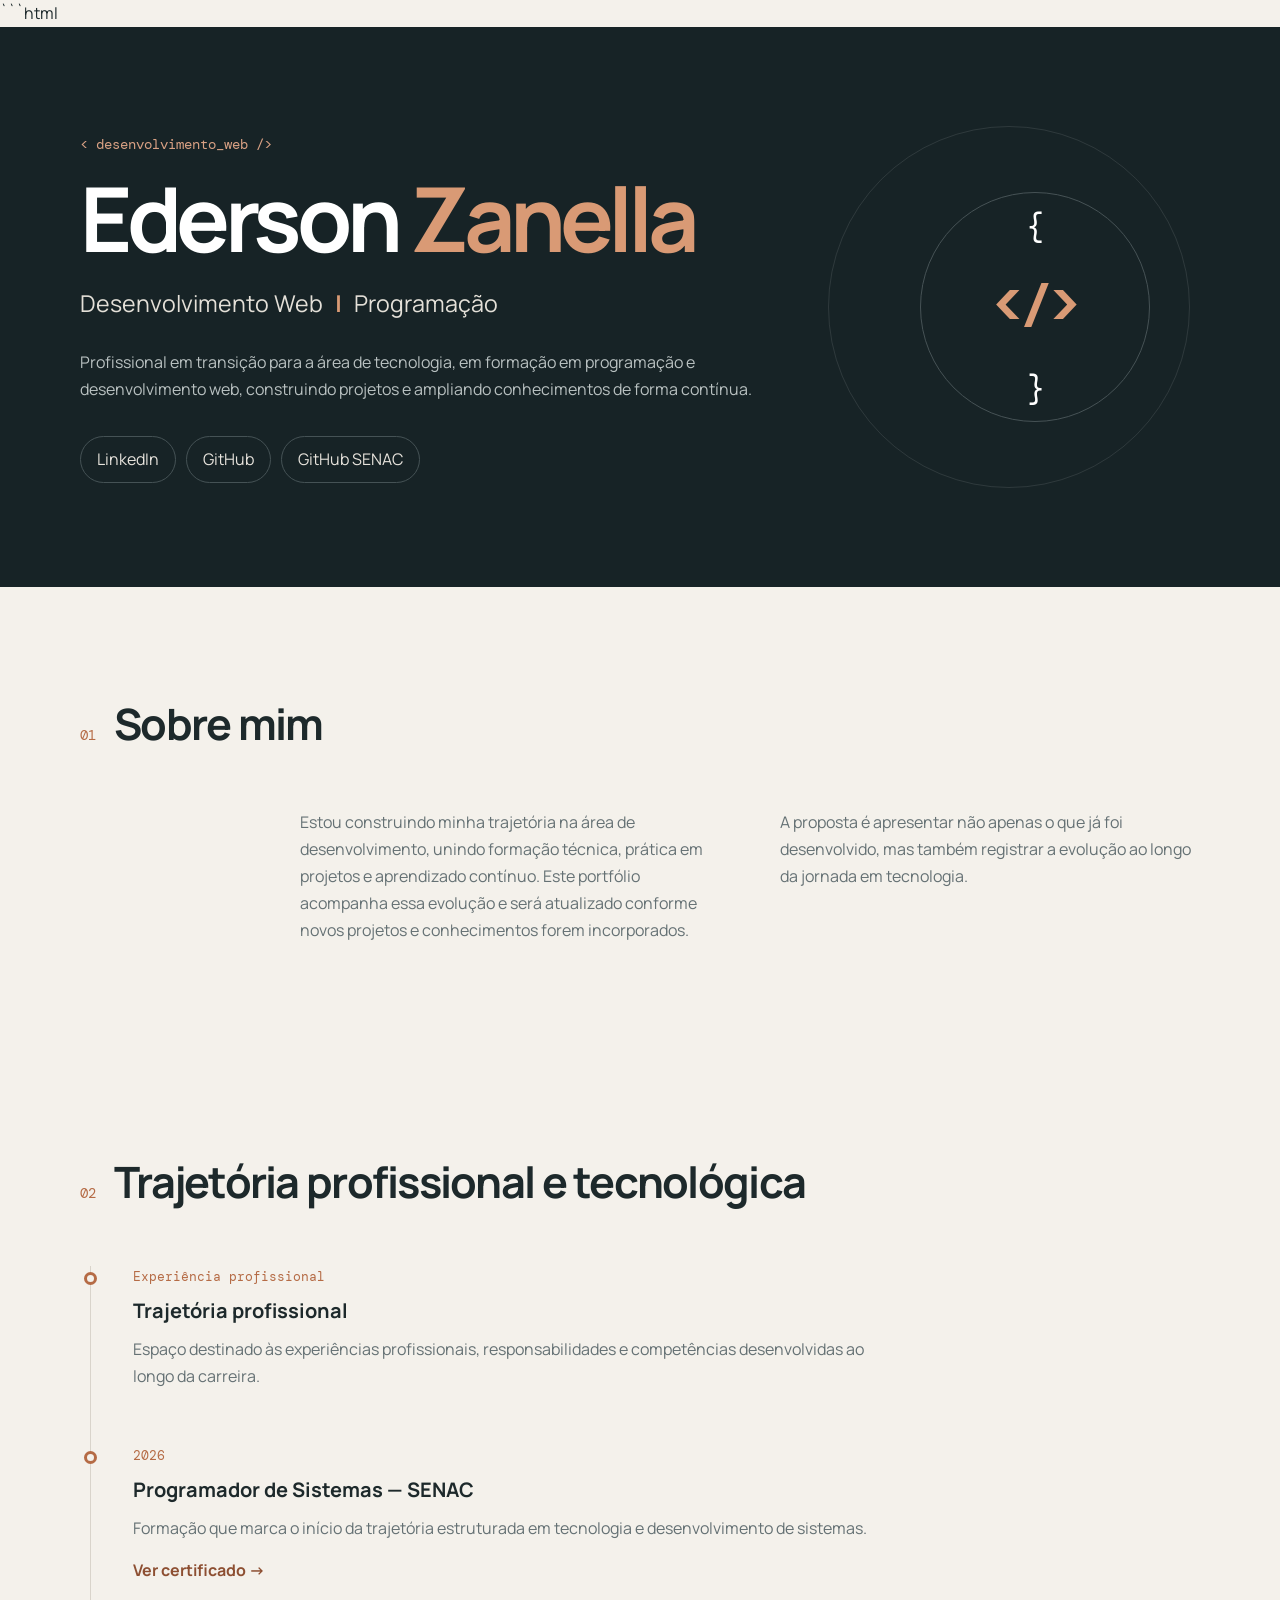
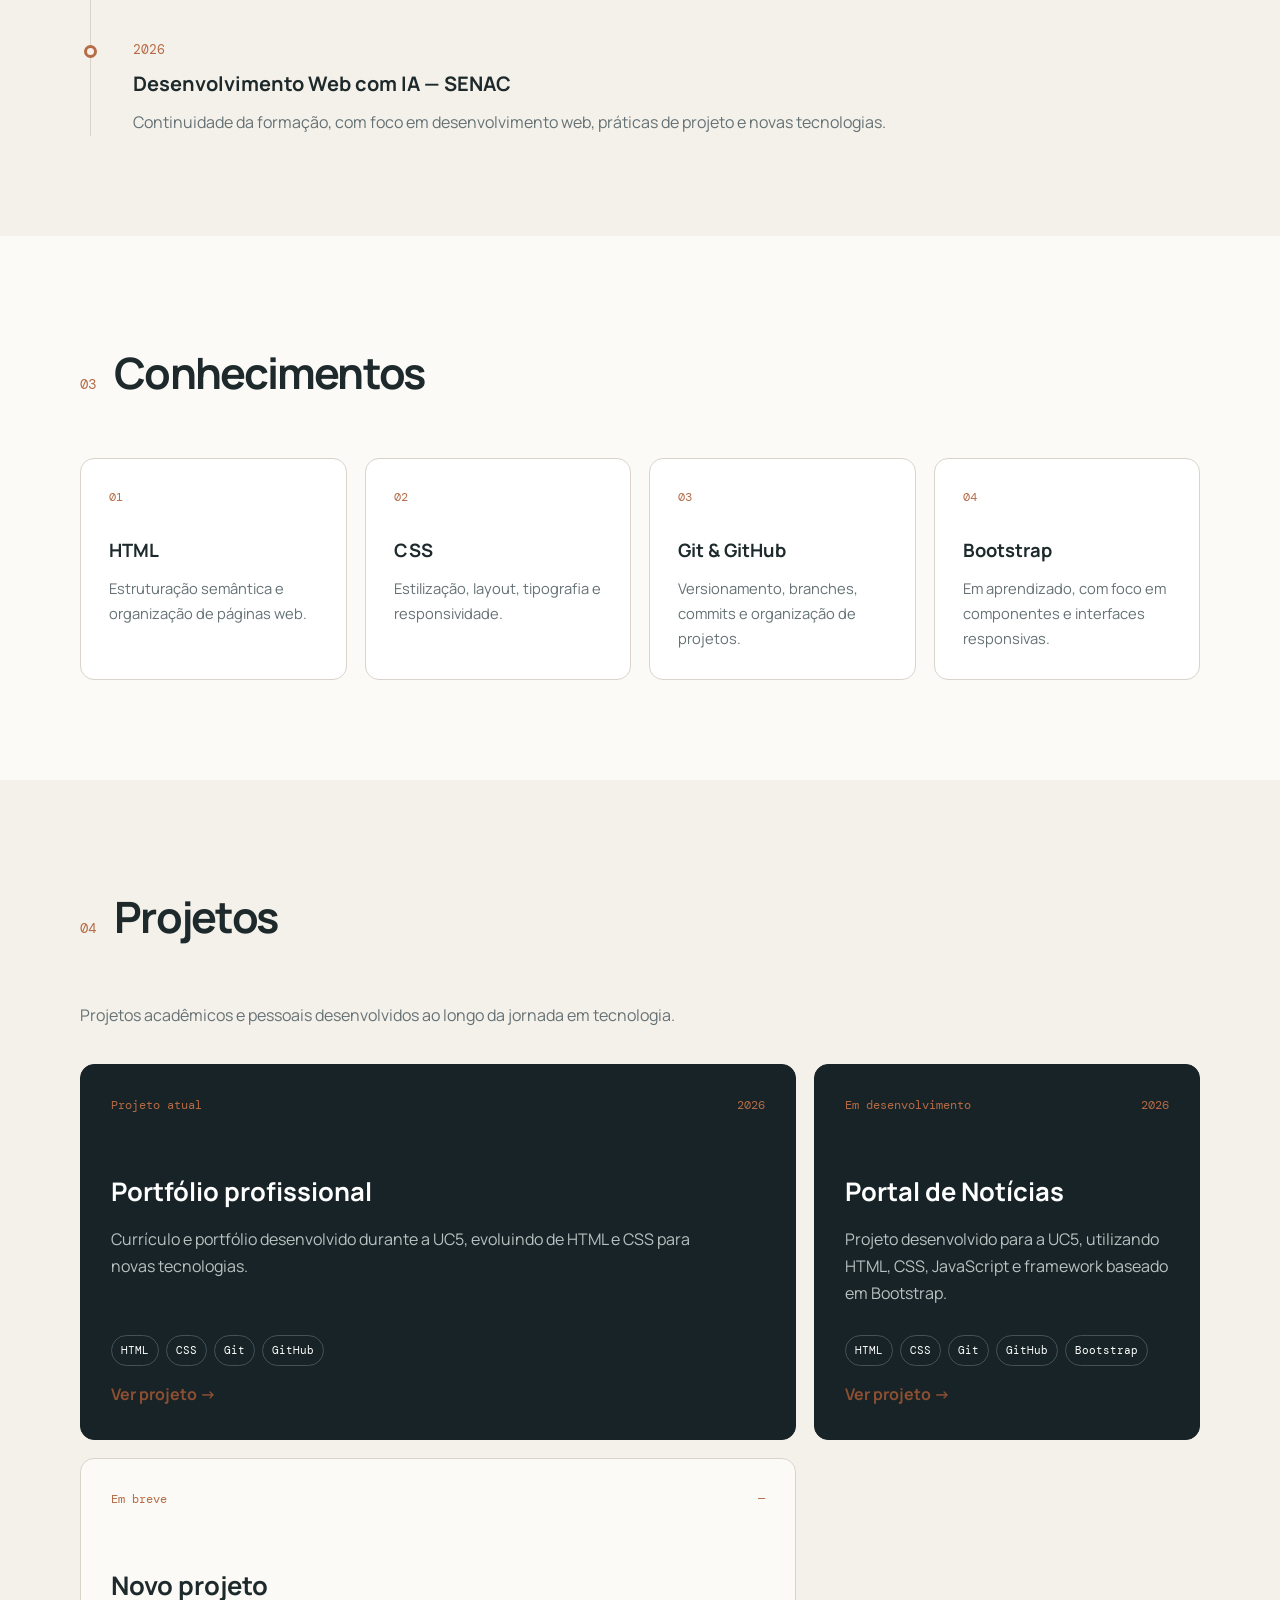
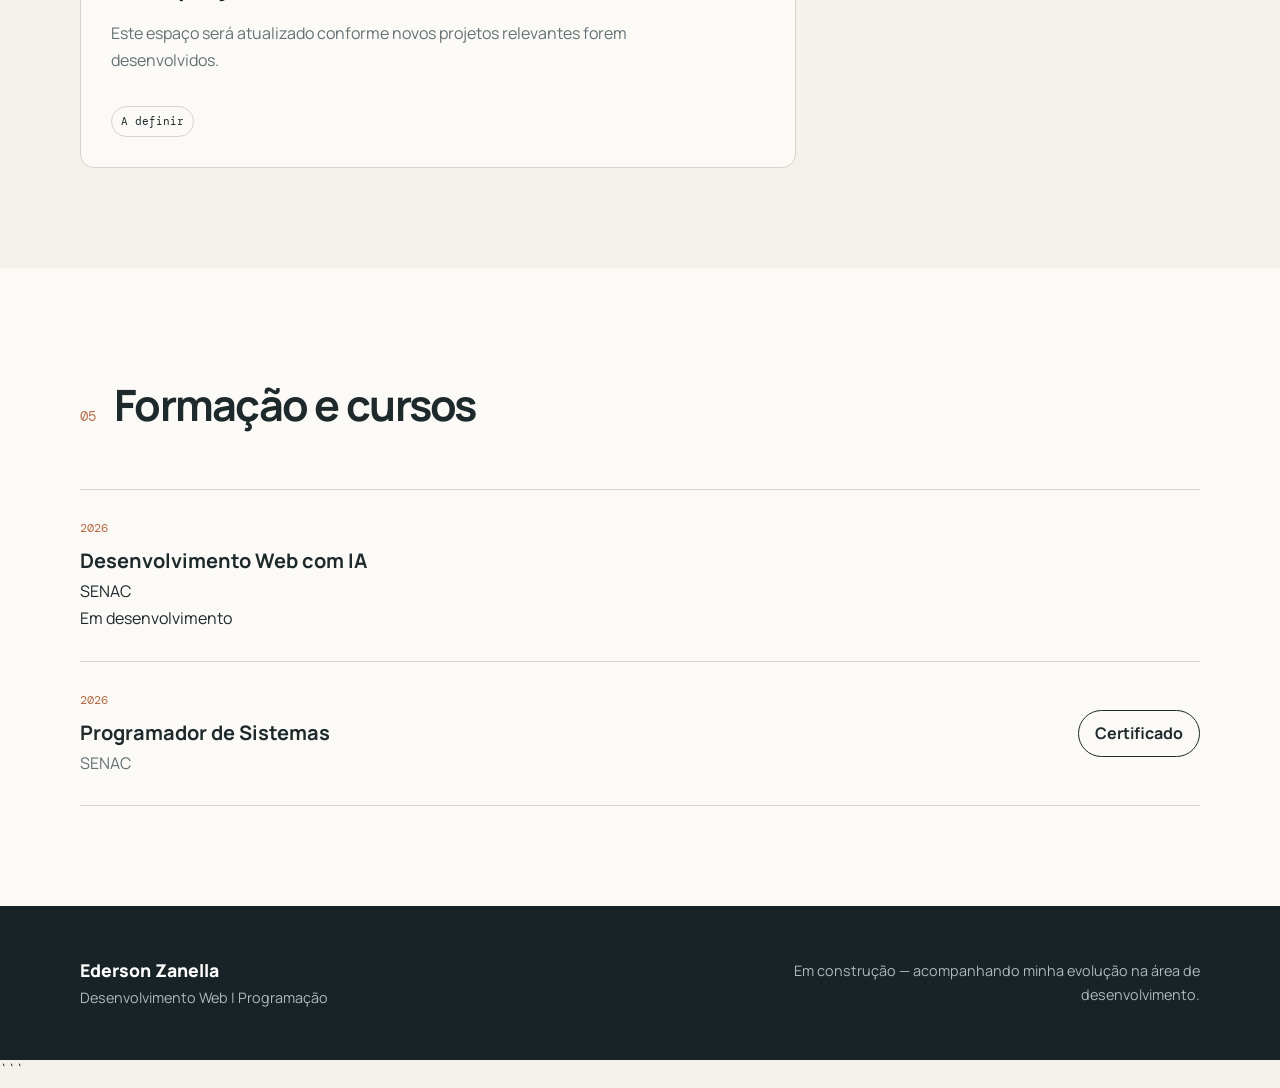
<file: index.html>
```html
<!DOCTYPE html>
<html lang="pt-BR">
<head>
    <meta charset="UTF-8">
    <meta name="viewport" content="width=device-width, initial-scale=1.0">

    <meta name="description" content="Portfólio profissional de Ederson Zanella. Desenvolvimento Web, programação e projetos em tecnologia.">

    <title>Ederson Zanella | Desenvolvimento Web</title>

    <link rel="stylesheet" href="styles.css">
</head>

<body>

    <header class="hero">
        <div class="container hero-content">

            <div class="hero-text">
                <p class="eyebrow">&lt; desenvolvimento_web /&gt;</p>

                <h1>Ederson <span>Zanella</span></h1>

                <p class="headline">
                    Desenvolvimento Web <strong>|</strong> Programação
                </p>

                <p class="intro">
                    Profissional em transição para a área de tecnologia, em formação
                    em programação e desenvolvimento web, construindo projetos e
                    ampliando conhecimentos de forma contínua.
                </p>

                <nav class="social-links" aria-label="Links profissionais">
                    <a href="https://www.linkedin.com/in/ederson-zanella/" target="_blank" rel="noopener noreferrer">LinkedIn</a>
                    <a href="https://github.com/Zanellaederson" target="_blank" rel="noopener noreferrer">GitHub</a>
                    <a href="https://github.com/alunosenac2026" target="_blank" rel="noopener noreferrer">GitHub SENAC</a>
                </nav>
            </div>

            <div class="hero-mark" aria-hidden="true">
                <span>{</span>
                <strong>&lt;/&gt;</strong>
                <span>}</span>
            </div>

        </div>
    </header>


    <main>

        <section class="section about">
            <div class="container">
                <div class="section-heading">
                    <span>01</span>
                    <h2>Sobre mim</h2>
                </div>

                <div class="about-grid">
                    <p>
                        Estou construindo minha trajetória na área de desenvolvimento,
                        unindo formação técnica, prática em projetos e aprendizado
                        contínuo. Este portfólio acompanha essa evolução e será
                        atualizado conforme novos projetos e conhecimentos forem
                        incorporados.
                    </p>

                    <p>
                        A proposta é apresentar não apenas o que já foi desenvolvido,
                        mas também registrar a evolução ao longo da jornada em
                        tecnologia.
                    </p>
                </div>
            </div>
        </section>


        <section class="section timeline-section">
            <div class="container">
                <div class="section-heading">
                    <span>02</span>
                    <h2>Trajetória profissional e tecnológica</h2>
                </div>

                <div class="timeline">

                    <article class="timeline-item">
                        <div class="timeline-marker"></div>

                        <div class="timeline-content">
                            <p class="timeline-date">Experiência profissional</p>
                            <h3>Trajetória profissional</h3>
                            <p>
                                Espaço destinado às experiências profissionais,
                                responsabilidades e competências desenvolvidas
                                ao longo da carreira.
                            </p>
                        </div>
                    </article>

                    <article class="timeline-item">
                        <div class="timeline-marker"></div>

                        <div class="timeline-content">
                            <p class="timeline-date">2026</p>
                            <h3>Programador de Sistemas — SENAC</h3>
                            <p>
                                Formação que marca o início da trajetória estruturada
                                em tecnologia e desenvolvimento de sistemas.
                            </p>

                            <a class="text-link"
                               href="certificado/EDERSON ZANELLA.pdf"
                               target="_blank"
                               rel="noopener noreferrer">
                                Ver certificado →
                            </a>
                        </div>
                    </article>

                    <article class="timeline-item">
                        <div class="timeline-marker"></div>

                        <div class="timeline-content">
                            <p class="timeline-date">2026</p>
                            <h3>Desenvolvimento Web com IA — SENAC</h3>
                            <p>
                                Continuidade da formação, com foco em desenvolvimento
                                web, práticas de projeto e novas tecnologias.
                            </p>
                        </div>
                    </article>

                </div>
            </div>
        </section>


        <section class="section skills">
            <div class="container">
                <div class="section-heading">
                    <span>03</span>
                    <h2>Conhecimentos</h2>
                </div>

                <div class="skills-grid">
                    <div class="skill-card">
                        <span class="skill-number">01</span>
                        <h3>HTML</h3>
                        <p>Estruturação semântica e organização de páginas web.</p>
                    </div>

                    <div class="skill-card">
                        <span class="skill-number">02</span>
                        <h3>CSS</h3>
                        <p>Estilização, layout, tipografia e responsividade.</p>
                    </div>

                    <div class="skill-card">
                        <span class="skill-number">03</span>
                        <h3>Git &amp; GitHub</h3>
                        <p>Versionamento, branches, commits e organização de projetos.</p>
                    </div>

                    <div class="skill-card">
                        <span class="skill-number">04</span>
                        <h3>Bootstrap</h3>
                        <p>Em aprendizado, com foco em componentes e interfaces responsivas.</p>
                    </div>
                </div>
            </div>
        </section>


        <section class="section projects">
            <div class="container">
                <div class="section-heading">
                    <span>04</span>
                    <h2>Projetos</h2>
                </div>

                <p class="section-intro">
                    Projetos acadêmicos e pessoais desenvolvidos ao longo da jornada
                    em tecnologia.
                </p>

                <div class="project-grid">

                    <article class="project-card featured">
                        <div class="project-top">
                            <span>Projeto atual</span>
                            <span>2026</span>
                        </div>

                        <h3>Portfólio profissional</h3>

                        <p>
                            Currículo e portfólio desenvolvido durante a UC5,
                            evoluindo de HTML e CSS para novas tecnologias.
                        </p>

                        <div class="tags">
                            <span>HTML</span>
                            <span>CSS</span>
                            <span>Git</span>
                            <span>GitHub</span>
                        </div>

                        <a class="text-link"
                           href="#"
                           target="_blank"
                           rel="noopener noreferrer">
                            Ver projeto →
                        </a>
                    </article>


                    <article class="project-card featured">
                        <div class="project-top">
                            <span>Em desenvolvimento</span>
                            <span>2026</span>
                        </div>

                        <h3>Portal de Notícias</h3>

                        <p>
                            Projeto desenvolvido para a UC5, utilizando HTML, CSS,
                            JavaScript e framework baseado em Bootstrap.
                        </p>

                        <div class="tags">
                            <span>HTML</span>
                            <span>CSS</span>
                            <span>Git</span>
                            <span>GitHub</span>
                            <span>Bootstrap</span>
                        </div>

                        <a class="text-link"
                           href="https://vertice.freehosting.dev/"
                           target="_blank"
                           rel="noopener noreferrer">
                            Ver projeto →
                        </a>
                    </article>


                    <article class="project-card">
                        <div class="project-top">
                            <span>Em breve</span>
                            <span>—</span>
                        </div>

                        <h3>Novo projeto</h3>

                        <p>
                            Este espaço será atualizado conforme novos projetos
                            relevantes forem desenvolvidos.
                        </p>

                        <div class="tags">
                            <span>A definir</span>
                        </div>
                    </article>

                </div>
            </div>
        </section>


        <section class="section education">
            <div class="container">
                <div class="section-heading">
                    <span>05</span>
                    <h2>Formação e cursos</h2>
                </div>

                <div class="education-list">

                    <article class="education-item">
                        <div>
                            <p class="education-date">2026</p>
                            <h3>Desenvolvimento Web com IA</h3>
                            <p>SENAC</p>
                            <span class="education-status">Em desenvolvimento</span>
                        </div>
                    </article>

                    <article class="education-item">
                        <div>
                            <p class="education-date">2026</p>
                            <h3>Programador de Sistemas</h3>
                            <p>SENAC</p>
                        </div>

                        <a class="outline-link"
                           href="certificado/EDERSON ZANELLA.pdf"
                           target="_blank"
                           rel="noopener noreferrer">
                            Certificado
                        </a>
                    </article>

                </div>
            </div>
        </section>

    </main>


    <footer class="footer">
        <div class="container footer-content">
            <div>
                <p class="footer-name">Ederson Zanella</p>
                <p>Desenvolvimento Web | Programação</p>
            </div>

            <p class="construction">
                Em construção — acompanhando minha evolução na área de desenvolvimento.
            </p>
        </div>
    </footer>

</body>
</html>
```
</file>
<file: styles.css>
@import url('https://fonts.googleapis.com/css2?family=DM+Mono:wght@400;500&family=Manrope:wght@400;500;600;700;800&display=swap');

:root {
    --bg: #f4f1eb;
    --surface: #fbfaf7;
    --surface-dark: #172326;
    --text: #1d292b;
    --muted: #657174;
    --accent: #b56b45;
    --accent-dark: #8d4f32;
    --line: #d9d4cb;
    --white: #ffffff;

    --font-body: "Manrope", Arial, sans-serif;
    --font-code: "DM Mono", Consolas, monospace;

    --container: 1120px;
    --radius: 14px;
}

* {
    box-sizing: border-box;
    margin: 0;
    padding: 0;
}

html {
    scroll-behavior: smooth;
}

body {
    background: var(--bg);
    color: var(--text);
    font-family: var(--font-body);
    line-height: 1.7;
}

a {
    color: inherit;
}

.container {
    width: min(100% - 40px, var(--container));
    margin-inline: auto;
}

/* HERO */

.hero {
    background: var(--surface-dark);
    color: var(--white);
    min-height: 560px;
    display: flex;
    align-items: center;
    position: relative;
    overflow: hidden;
}

.hero::before {
    content: "";
    position: absolute;
    width: 360px;
    height: 360px;
    border: 1px solid rgba(255, 255, 255, 0.10);
    border-radius: 50%;
    right: 7%;
    top: 50%;
    transform: translateY(-50%);
}

.hero-content {
    display: grid;
    grid-template-columns: 1fr 280px;
    align-items: center;
    gap: 70px;
}

.eyebrow {
    color: #d9a184;
    font-family: var(--font-code);
    font-size: 0.9rem;
    margin-bottom: 18px;
}

h1 {
    font-size: clamp(3rem, 7vw, 5.8rem);
    line-height: 0.98;
    letter-spacing: -0.06em;
    max-width: 850px;
}

h1 span {
    color: #d99a75;
}

.headline {
    margin-top: 22px;
    color: #e4e0d8;
    font-size: clamp(1.15rem, 2vw, 1.45rem);
}

.headline strong {
    color: #d99a75;
    padding-inline: 7px;
}

.intro {
    max-width: 680px;
    margin-top: 26px;
    color: #b9c1c1;
    font-size: 1rem;
}

.social-links {
    display: flex;
    flex-wrap: wrap;
    gap: 10px;
    margin-top: 32px;
}

.social-links a {
    text-decoration: none;
    border: 1px solid #455255;
    border-radius: 999px;
    padding: 9px 16px;
    color: #e7e3dc;
    transition: 0.2s ease;
}

.social-links a:hover {
    background: var(--accent);
    border-color: var(--accent);
    transform: translateY(-2px);
}

.hero-mark {
    width: 230px;
    height: 230px;
    border: 1px solid #465255;
    border-radius: 50%;
    display: grid;
    place-items: center;
    position: relative;
    z-index: 1;
    font-family: var(--font-code);
    font-size: 2rem;
}

.hero-mark strong {
    font-size: 3rem;
    color: #d99a75;
}

/* SECTIONS */

.section {
    padding: 100px 0;
}

.section-heading {
    display: flex;
    align-items: baseline;
    gap: 18px;
    margin-bottom: 48px;
}

.section-heading span {
    color: var(--accent);
    font-family: var(--font-code);
    font-size: 0.85rem;
}

.section-heading h2 {
    font-size: clamp(1.8rem, 4vw, 2.7rem);
    letter-spacing: -0.04em;
}

.about-grid {
    display: grid;
    grid-template-columns: 1fr 1fr;
    gap: 60px;
    max-width: 900px;
    margin-left: auto;
}

.about-grid p,
.section-intro {
    color: var(--muted);
}

/* TIMELINE */

.timeline {
    border-left: 1px solid var(--line);
    margin-left: 10px;
}

.timeline-item {
    position: relative;
    padding: 0 0 55px 42px;
}

.timeline-item:last-child {
    padding-bottom: 0;
}

.timeline-marker {
    position: absolute;
    width: 13px;
    height: 13px;
    border-radius: 50%;
    background: var(--bg);
    border: 3px solid var(--accent);
    left: -7px;
    top: 6px;
}

.timeline-date {
    color: var(--accent);
    font-family: var(--font-code);
    font-size: 0.8rem;
    margin-bottom: 6px;
}

.timeline-content h3 {
    font-size: 1.25rem;
    margin-bottom: 8px;
}

.timeline-content > p:not(.timeline-date) {
    color: var(--muted);
    max-width: 760px;
}

.text-link {
    display: inline-block;
    margin-top: 15px;
    color: var(--accent-dark);
    font-weight: 700;
    text-decoration: none;
}

.text-link:hover {
    text-decoration: underline;
}

/* SKILLS */

.skills {
    background: var(--surface);
}

.skills-grid {
    display: grid;
    grid-template-columns: repeat(4, 1fr);
    gap: 18px;
}

.skill-card {
    border: 1px solid var(--line);
    padding: 28px;
    min-height: 210px;
    border-radius: var(--radius);
    background: var(--white);
    transition: 0.2s ease;
}

.skill-card:hover {
    transform: translateY(-5px);
    border-color: var(--accent);
}

.skill-number {
    font-family: var(--font-code);
    color: var(--accent);
    font-size: 0.75rem;
}

.skill-card h3 {
    margin: 28px 0 10px;
    font-size: 1.15rem;
}

.skill-card p {
    color: var(--muted);
    font-size: 0.92rem;
}

/* PROJECTS */

.section-intro {
    max-width: 700px;
    margin-bottom: 35px;
}

.project-grid {
    display: grid;
    grid-template-columns: 1.3fr 0.7fr;
    gap: 18px;
}

.project-card {
    background: var(--surface);
    border: 1px solid var(--line);
    border-radius: var(--radius);
    padding: 30px;
    min-height: 310px;
    display: flex;
    flex-direction: column;
}

.project-card.featured {
    background: var(--surface-dark);
    color: var(--white);
    border-color: var(--surface-dark);
}

.project-top {
    display: flex;
    justify-content: space-between;
    color: var(--accent);
    font-family: var(--font-code);
    font-size: 0.75rem;
    margin-bottom: 55px;
}

.project-card h3 {
    font-size: 1.6rem;
    margin-bottom: 12px;
}

.project-card p {
    color: var(--muted);
    max-width: 620px;
}

.featured p {
    color: #b9c1c1;
}

.tags {
    display: flex;
    flex-wrap: wrap;
    gap: 7px;
    margin-top: auto;
    padding-top: 28px;
}

.tags span {
    font-family: var(--font-code);
    font-size: 0.7rem;
    border: 1px solid var(--line);
    padding: 5px 9px;
    border-radius: 999px;
}

.featured .tags span {
    border-color: #455255;
}

/* EDUCATION */

.education {
    background: var(--surface);
}

.education-list {
    border-top: 1px solid var(--line);
}

.education-item {
    display: flex;
    justify-content: space-between;
    align-items: center;
    gap: 30px;
    padding: 28px 0;
    border-bottom: 1px solid var(--line);
}

.education-date {
    color: var(--accent);
    font-family: var(--font-code);
    font-size: 0.78rem;
}

.education-item h3 {
    font-size: 1.25rem;
    margin-top: 5px;
}

.education-item p:last-child {
    color: var(--muted);
}

.outline-link {
    text-decoration: none;
    border: 1px solid var(--text);
    border-radius: 999px;
    padding: 9px 16px;
    white-space: nowrap;
    font-weight: 700;
    transition: 0.2s ease;
}

.outline-link:hover {
    background: var(--text);
    color: var(--white);
}

/* FOOTER */

.footer {
    background: var(--surface-dark);
    color: var(--white);
    padding: 50px 0;
}

.footer-content {
    display: flex;
    justify-content: space-between;
    gap: 40px;
    align-items: center;
}

.footer-name {
    font-weight: 800;
    font-size: 1.1rem;
}

.footer-content p:last-child {
    color: #aeb8b8;
    font-size: 0.9rem;
}

.construction {
    max-width: 500px;
    text-align: right;
}

/* RESPONSIVE */

@media (max-width: 900px) {

    .hero {
        min-height: auto;
        padding: 90px 0;
    }

    .hero-content {
        grid-template-columns: 1fr;
        gap: 45px;
    }

    .hero-mark {
        width: 150px;
        height: 150px;
        font-size: 1.4rem;
    }

    .hero-mark strong {
        font-size: 2rem;
    }

    .skills-grid {
        grid-template-columns: repeat(2, 1fr);
    }

    .project-grid {
        grid-template-columns: 1fr;
    }
}

@media (max-width: 650px) {

    .container {
        width: min(100% - 28px, var(--container));
    }

    .section {
        padding: 70px 0;
    }

    .hero {
        padding: 70px 0;
    }

    .hero-content {
        gap: 35px;
    }

    h1 {
        font-size: clamp(2.8rem, 15vw, 4.5rem);
    }

    .about-grid,
    .skills-grid {
        grid-template-columns: 1fr;
        gap: 25px;
    }

    .about-grid {
        margin-left: 0;
    }

    .timeline-item {
        padding-left: 30px;
    }

    .education-item,
    .footer-content {
        align-items: flex-start;
        flex-direction: column;
    }

    .construction {
        text-align: left;
    }
}
</file>
